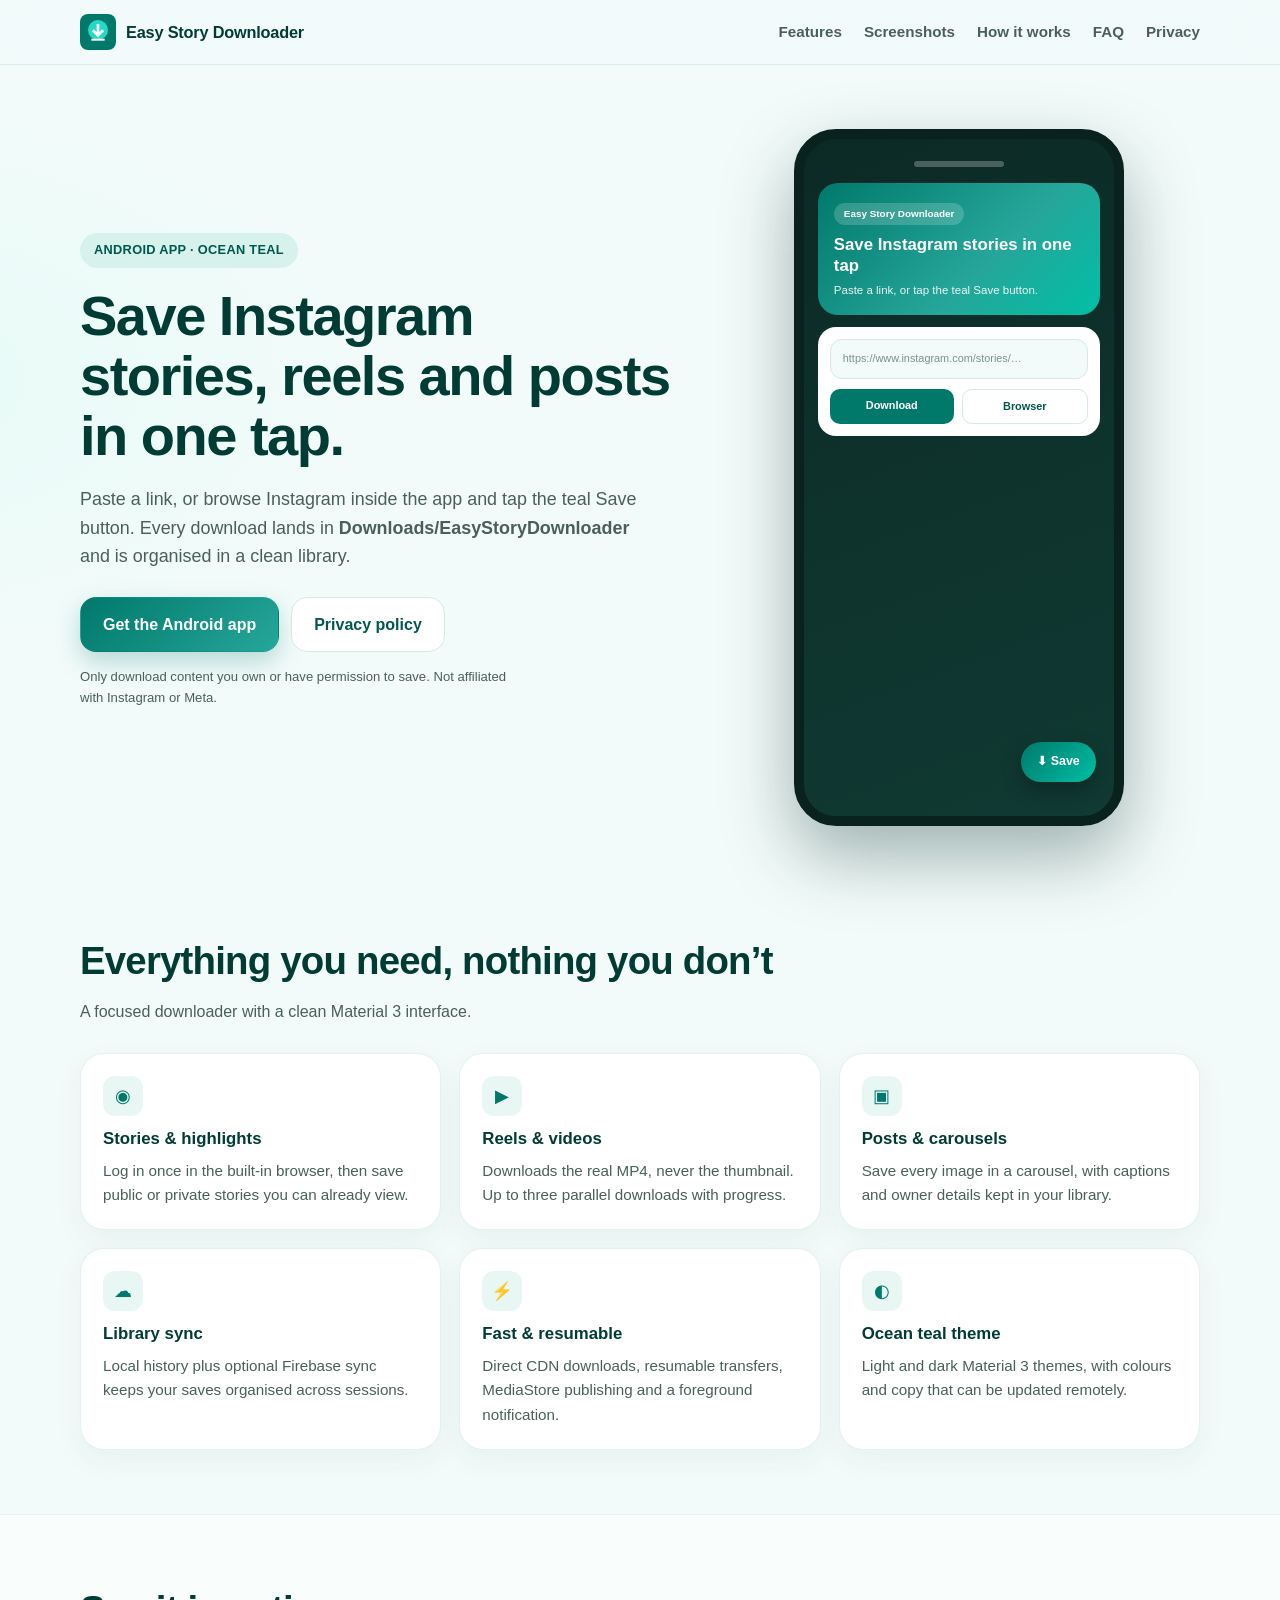
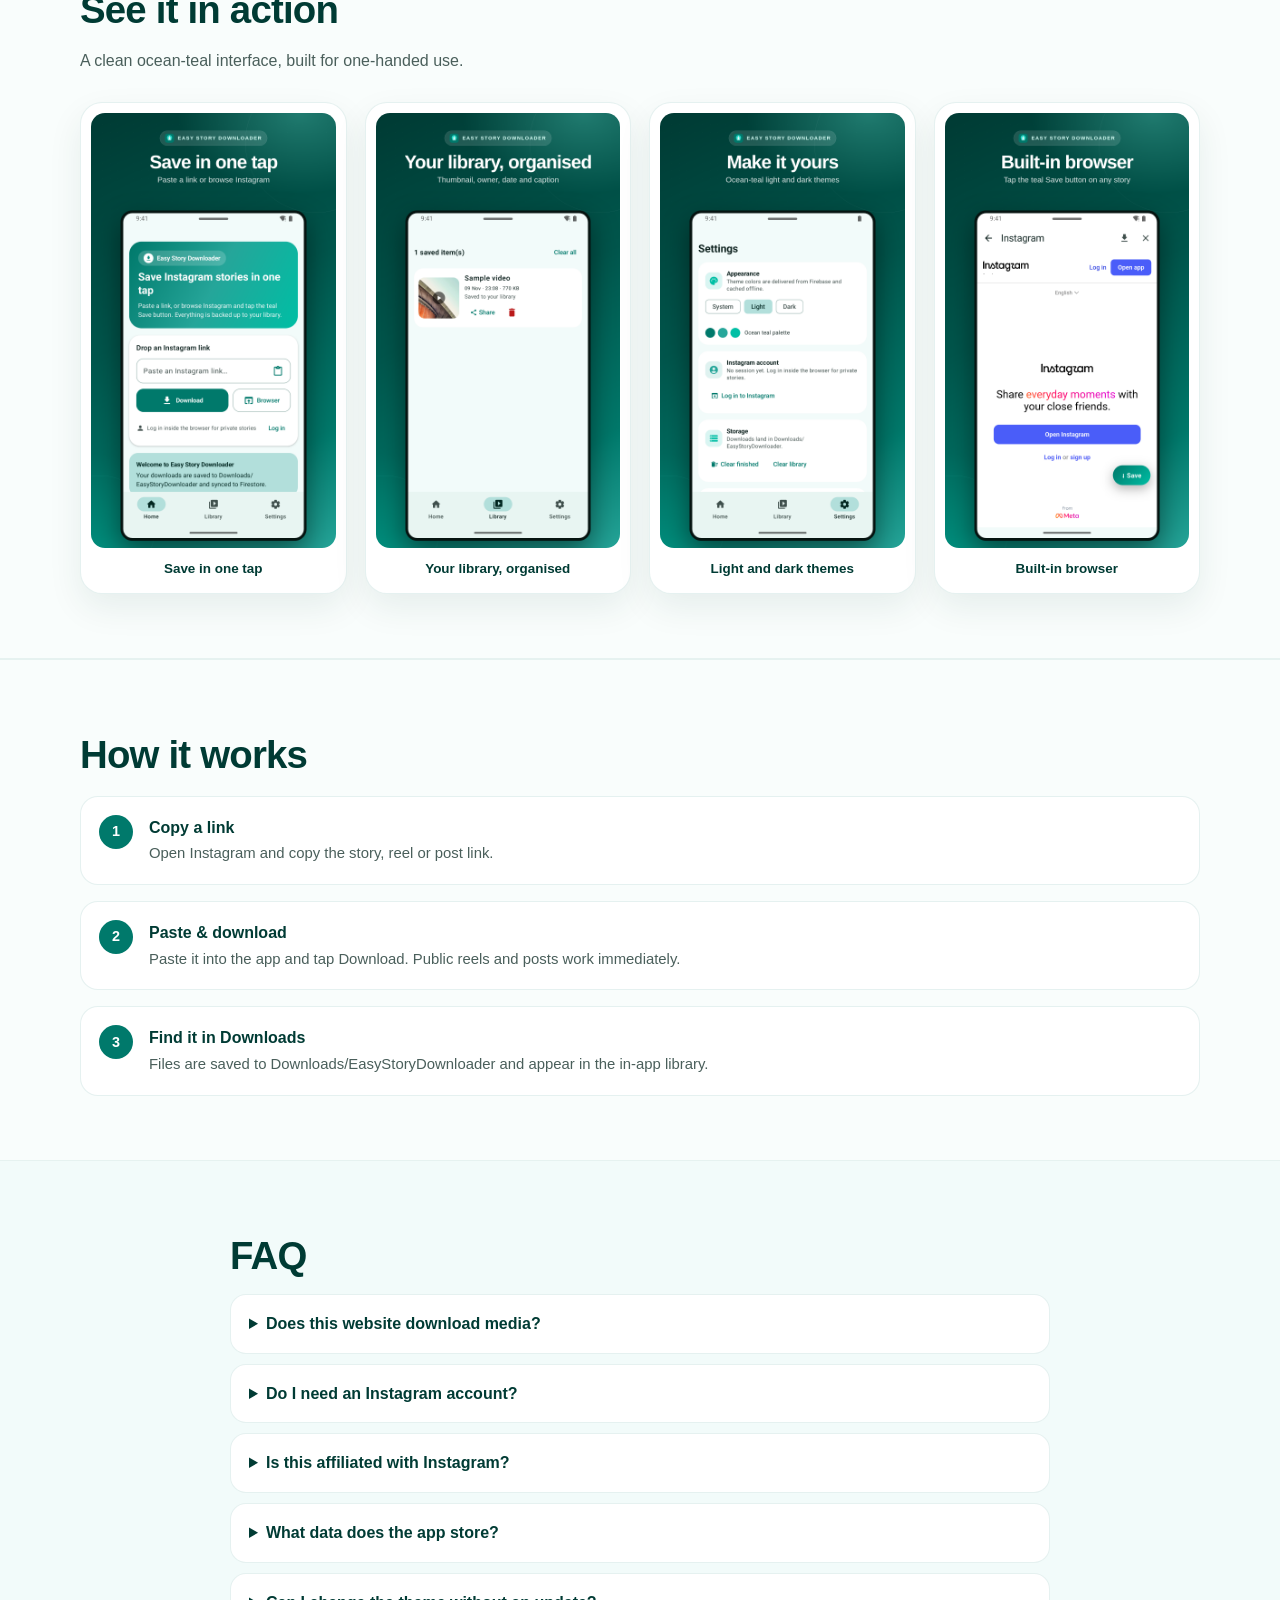
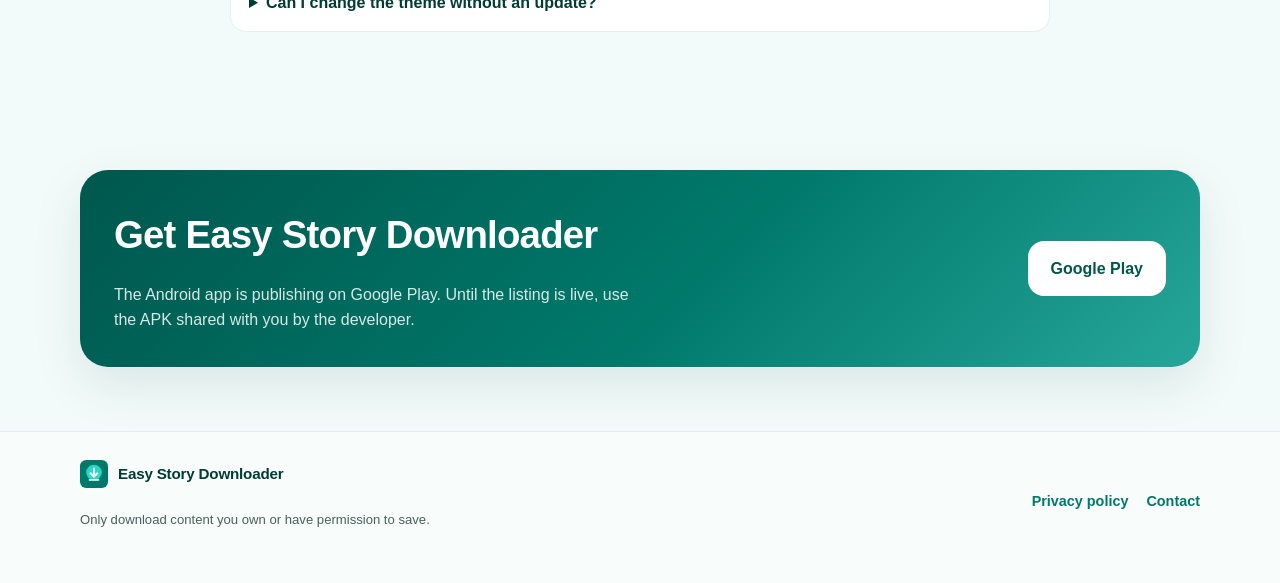
<file: index.html>
<!DOCTYPE html>
<html lang="en">
<head>
<meta charset="utf-8">
<meta name="viewport" content="width=device-width, initial-scale=1">
<title>Easy Story Downloader — Save Instagram stories, reels &amp; posts</title>
<meta name="description" content="Easy Story Downloader is an Android app that saves Instagram stories, reels and posts you have permission to keep. Ocean-teal, fast, and privacy-friendly.">
<meta name="theme-color" content="#00796B">
<link rel="icon" href="assets/icon.svg" type="image/svg+xml">
<link rel="stylesheet" href="styles.css">
<meta property="og:image" content="https://dhruv-mulani.github.io/easy-story-downloader-web/assets/feature.png">
<meta name="twitter:card" content="summary_large_image">
</head>
<body>

<header class="site-header">
  <div class="wrap nav">
    <a class="brand" href="./">
      <img src="assets/icon.svg" alt="" width="36" height="36">
      <span>Easy Story Downloader</span>
    </a>
    <nav class="nav-links" aria-label="Main">
      <a href="#features">Features</a>
      <a href="#screens">Screenshots</a>
      <a href="#how">How it works</a>
      <a href="#faq">FAQ</a>
      <a href="privacy.html">Privacy</a>
    </nav>
  </div>
</header>

<main>
  <section class="hero">
    <div class="wrap hero-grid">
      <div class="hero-copy">
        <span class="pill">Android app · Ocean teal</span>
        <h1>Save Instagram stories, reels and posts in one tap.</h1>
        <p class="lead">
          Paste a link, or browse Instagram inside the app and tap the teal Save button.
          Every download lands in <strong>Downloads/EasyStoryDownloader</strong> and is
          organised in a clean library.
        </p>
        <div class="cta-row">
          <a class="btn btn-primary" href="#download">Get the Android app</a>
          <a class="btn btn-ghost" href="privacy.html">Privacy policy</a>
        </div>
        <p class="fineprint">
          Only download content you own or have permission to save. Not affiliated with Instagram or Meta.
        </p>
      </div>

      <div class="hero-card" aria-hidden="true">
        <div class="phone">
          <div class="phone-top"></div>
          <div class="hero-banner">
            <span class="mini">Easy Story Downloader</span>
            <h3>Save Instagram stories in one tap</h3>
            <p>Paste a link, or tap the teal Save button.</p>
          </div>
          <div class="mock-card">
            <div class="mock-input">https://www.instagram.com/stories/…</div>
            <div class="mock-buttons">
              <span class="mock-primary">Download</span>
              <span class="mock-ghost">Browser</span>
            </div>
          </div>
          <div class="mock-save">⬇ Save</div>
        </div>
      </div>
    </div>
  </section>

  <section id="features" class="section">
    <div class="wrap">
      <h2>Everything you need, nothing you don’t</h2>
      <p class="section-lead">A focused downloader with a clean Material 3 interface.</p>
      <div class="grid">
        <article class="card">
          <div class="icon">◉</div>
          <h3>Stories &amp; highlights</h3>
          <p>Log in once in the built-in browser, then save public or private stories you can already view.</p>
        </article>
        <article class="card">
          <div class="icon">▶</div>
          <h3>Reels &amp; videos</h3>
          <p>Downloads the real MP4, never the thumbnail. Up to three parallel downloads with progress.</p>
        </article>
        <article class="card">
          <div class="icon">▣</div>
          <h3>Posts &amp; carousels</h3>
          <p>Save every image in a carousel, with captions and owner details kept in your library.</p>
        </article>
        <article class="card">
          <div class="icon">☁</div>
          <h3>Library sync</h3>
          <p>Local history plus optional Firebase sync keeps your saves organised across sessions.</p>
        </article>
        <article class="card">
          <div class="icon">⚡</div>
          <h3>Fast &amp; resumable</h3>
          <p>Direct CDN downloads, resumable transfers, MediaStore publishing and a foreground notification.</p>
        </article>
        <article class="card">
          <div class="icon">◐</div>
          <h3>Ocean teal theme</h3>
          <p>Light and dark Material 3 themes, with colours and copy that can be updated remotely.</p>
        </article>
      </div>
    </div>
  </section>

  <section id="screens" class="section alt">
    <div class="wrap">
      <h2>See it in action</h2>
      <p class="section-lead">A clean ocean-teal interface, built for one-handed use.</p>
      <div class="shots">
        <figure>
          <img src="assets/shot-1.png" alt="Easy Story Downloader home screen">
          <figcaption>Save in one tap</figcaption>
        </figure>
        <figure>
          <img src="assets/shot-2.png" alt="Download library screen">
          <figcaption>Your library, organised</figcaption>
        </figure>
        <figure>
          <img src="assets/shot-3.png" alt="Appearance settings screen">
          <figcaption>Light and dark themes</figcaption>
        </figure>
        <figure>
          <img src="assets/shot-4.png" alt="Built-in browser with Save button">
          <figcaption>Built-in browser</figcaption>
        </figure>
      </div>
    </div>
  </section>

  <section id="how" class="section alt">
    <div class="wrap">
      <h2>How it works</h2>
      <div class="steps">
        <div class="step"><span>1</span><div><h3>Copy a link</h3><p>Open Instagram and copy the story, reel or post link.</p></div></div>
        <div class="step"><span>2</span><div><h3>Paste &amp; download</h3><p>Paste it into the app and tap Download. Public reels and posts work immediately.</p></div></div>
        <div class="step"><span>3</span><div><h3>Find it in Downloads</h3><p>Files are saved to Downloads/EasyStoryDownloader and appear in the in-app library.</p></div></div>
      </div>
    </div>
  </section>

  <section id="faq" class="section">
    <div class="wrap narrow">
      <h2>FAQ</h2>
      <details>
        <summary>Does this website download media?</summary>
        <p>No. This site is the app’s home and privacy centre. The downloader runs in the Android app; a web downloader would require a server backend and is not offered here.</p>
      </details>
      <details>
        <summary>Do I need an Instagram account?</summary>
        <p>Public reels and posts can be resolved without logging in. Stories and highlights require an Instagram login because Instagram only serves that media to a logged-in session.</p>
      </details>
      <details>
        <summary>Is this affiliated with Instagram?</summary>
        <p>No. Easy Story Downloader is an independent app and is not affiliated with, endorsed by, or sponsored by Instagram or Meta.</p>
      </details>
      <details>
        <summary>What data does the app store?</summary>
        <p>Session cookies stay on your device. Download metadata can sync to Firebase. Media files are never uploaded. See the <a href="privacy.html">privacy policy</a>.</p>
      </details>
      <details>
        <summary>Can I change the theme without an update?</summary>
        <p>Yes. Colours, copy, announcements, parser order and ads are remote configuration. New features and fixes still require an app update.</p>
      </details>
    </div>
  </section>

  <section id="download" class="section download">
    <div class="wrap download-card">
      <div>
        <h2>Get Easy Story Downloader</h2>
        <p>The Android app is publishing on Google Play. Until the listing is live, use the APK shared with you by the developer.</p>
      </div>
      <a class="btn btn-primary" href="https://play.google.com/store/apps/details?id=com.easystorydownloader.app" rel="noopener">Google Play</a>
    </div>
  </section>
</main>

<footer class="site-footer">
  <div class="wrap footer-grid">
    <div>
      <div class="brand small"><img src="assets/icon.svg" alt="" width="28" height="28"><span>Easy Story Downloader</span></div>
      <p class="fineprint">Only download content you own or have permission to save.</p>
    </div>
    <div class="footer-links">
      <a href="privacy.html">Privacy policy</a>
      <a href="mailto:privacy@easystorydownloader.com">Contact</a>
    </div>
  </div>
</footer>

</body>
</html>
</file>
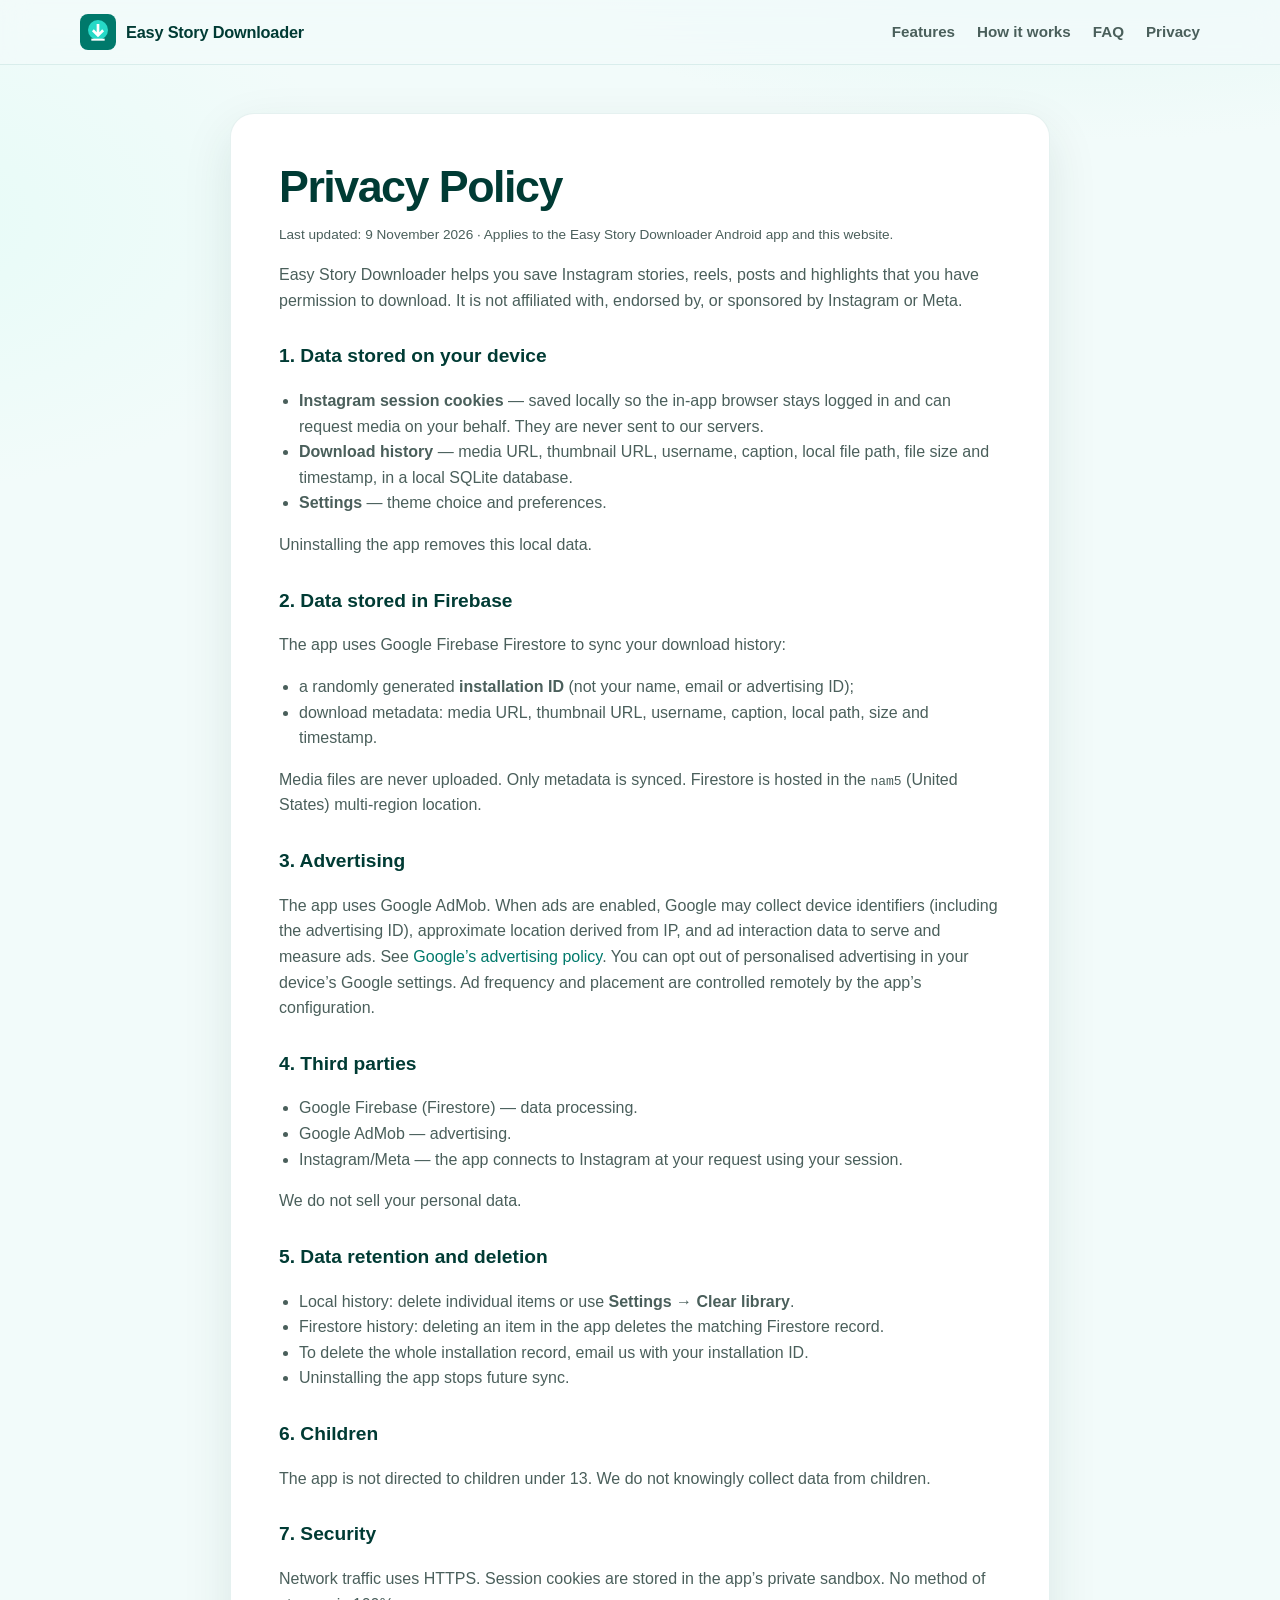
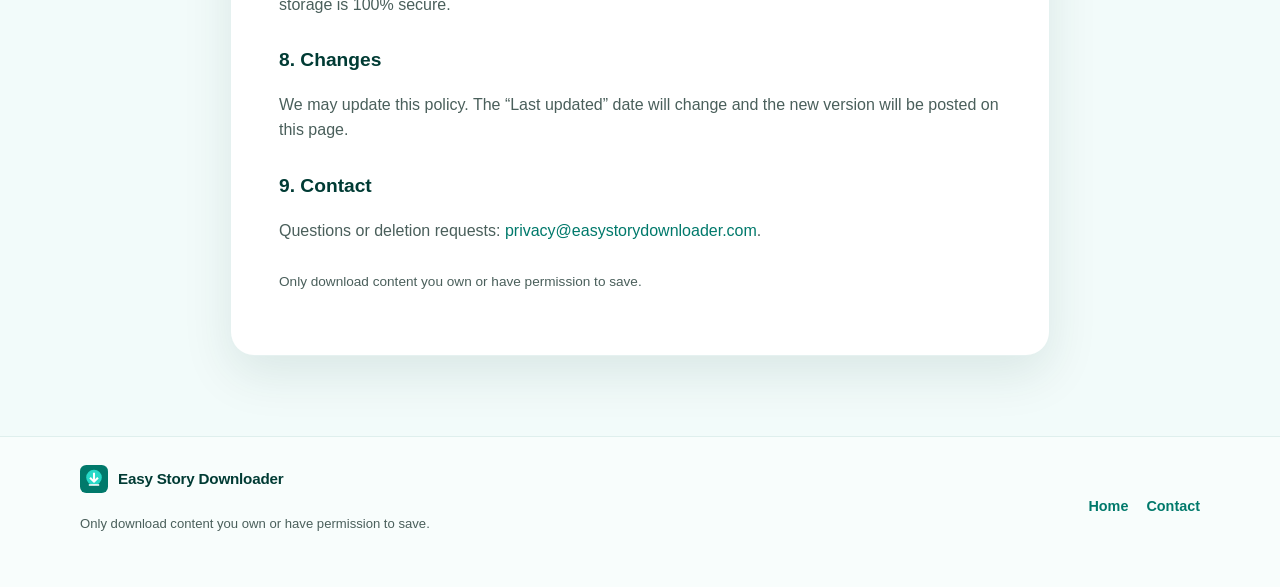
<file: privacy.html>
<!DOCTYPE html>
<html lang="en">
<head>
<meta charset="utf-8">
<meta name="viewport" content="width=device-width, initial-scale=1">
<title>Privacy Policy — Easy Story Downloader</title>
<meta name="description" content="Privacy policy for the Easy Story Downloader Android app.">
<meta name="theme-color" content="#00796B">
<link rel="icon" href="assets/icon.svg" type="image/svg+xml">
<link rel="stylesheet" href="styles.css">
</head>
<body>

<header class="site-header">
  <div class="wrap nav">
    <a class="brand" href="./">
      <img src="assets/icon.svg" alt="" width="36" height="36">
      <span>Easy Story Downloader</span>
    </a>
    <nav class="nav-links" aria-label="Main">
      <a href="index.html#features">Features</a>
      <a href="index.html#how">How it works</a>
      <a href="index.html#faq">FAQ</a>
      <a href="privacy.html">Privacy</a>
    </nav>
  </div>
</header>

<main class="page">
  <h1>Privacy Policy</h1>
  <p class="meta">Last updated: 9 November 2026 · Applies to the Easy Story Downloader Android app and this website.</p>

  <p>
    Easy Story Downloader helps you save Instagram stories, reels, posts and highlights that you
    have permission to download. It is not affiliated with, endorsed by, or sponsored by Instagram
    or Meta.
  </p>

  <h2>1. Data stored on your device</h2>
  <ul>
    <li><strong>Instagram session cookies</strong> — saved locally so the in-app browser stays logged in and can request media on your behalf. They are never sent to our servers.</li>
    <li><strong>Download history</strong> — media URL, thumbnail URL, username, caption, local file path, file size and timestamp, in a local SQLite database.</li>
    <li><strong>Settings</strong> — theme choice and preferences.</li>
  </ul>
  <p>Uninstalling the app removes this local data.</p>

  <h2>2. Data stored in Firebase</h2>
  <p>The app uses Google Firebase Firestore to sync your download history:</p>
  <ul>
    <li>a randomly generated <strong>installation ID</strong> (not your name, email or advertising ID);</li>
    <li>download metadata: media URL, thumbnail URL, username, caption, local path, size and timestamp.</li>
  </ul>
  <p>Media files are never uploaded. Only metadata is synced. Firestore is hosted in the <code>nam5</code> (United States) multi-region location.</p>

  <h2>3. Advertising</h2>
  <p>
    The app uses Google AdMob. When ads are enabled, Google may collect device identifiers
    (including the advertising ID), approximate location derived from IP, and ad interaction data
    to serve and measure ads. See
    <a href="https://policies.google.com/technologies/ads" rel="noopener">Google’s advertising policy</a>.
    You can opt out of personalised advertising in your device’s Google settings.
    Ad frequency and placement are controlled remotely by the app’s configuration.
  </p>

  <h2>4. Third parties</h2>
  <ul>
    <li>Google Firebase (Firestore) — data processing.</li>
    <li>Google AdMob — advertising.</li>
    <li>Instagram/Meta — the app connects to Instagram at your request using your session.</li>
  </ul>
  <p>We do not sell your personal data.</p>

  <h2>5. Data retention and deletion</h2>
  <ul>
    <li>Local history: delete individual items or use <strong>Settings → Clear library</strong>.</li>
    <li>Firestore history: deleting an item in the app deletes the matching Firestore record.</li>
    <li>To delete the whole installation record, email us with your installation ID.</li>
    <li>Uninstalling the app stops future sync.</li>
  </ul>

  <h2>6. Children</h2>
  <p>The app is not directed to children under 13. We do not knowingly collect data from children.</p>

  <h2>7. Security</h2>
  <p>Network traffic uses HTTPS. Session cookies are stored in the app’s private sandbox. No method of storage is 100% secure.</p>

  <h2>8. Changes</h2>
  <p>We may update this policy. The “Last updated” date will change and the new version will be posted on this page.</p>

  <h2>9. Contact</h2>
  <p>Questions or deletion requests: <a href="mailto:privacy@easystorydownloader.com">privacy@easystorydownloader.com</a>.</p>

  <p class="meta" style="margin-top:28px">
    Only download content you own or have permission to save.
  </p>
</main>

<footer class="site-footer">
  <div class="wrap footer-grid">
    <div>
      <div class="brand small"><img src="assets/icon.svg" alt="" width="28" height="28"><span>Easy Story Downloader</span></div>
      <p class="fineprint">Only download content you own or have permission to save.</p>
    </div>
    <div class="footer-links">
      <a href="index.html">Home</a>
      <a href="mailto:privacy@easystorydownloader.com">Contact</a>
    </div>
  </div>
</footer>

</body>
</html>
</file>
<file: styles.css>
:root {
  --teal-900: #003b34;
  --teal-800: #00574d;
  --teal-700: #00796b;
  --teal-500: #26a69a;
  --teal-300: #5ee0ce;
  --mint: #e8f7f4;
  --bg: #f2fbfa;
  --surface: #ffffff;
  --text: #0b1f1c;
  --muted: #4a5f5b;
  --line: #d6e9e5;
  --shadow: 0 18px 50px rgba(0, 60, 52, .10);
  --radius: 24px;
}

* { box-sizing: border-box; }

html { scroll-behavior: smooth; }

body {
  margin: 0;
  font-family: -apple-system, BlinkMacSystemFont, "Segoe UI", Roboto, Helvetica, Arial, sans-serif;
  color: var(--text);
  background:
    radial-gradient(1200px 600px at 85% -10%, #d9f5ef 0%, transparent 60%),
    radial-gradient(900px 500px at -10% 10%, #e6fbf7 0%, transparent 55%),
    var(--bg);
  line-height: 1.6;
  -webkit-font-smoothing: antialiased;
}

img { max-width: 100%; display: block; }

a { color: var(--teal-700); text-decoration: none; }
a:hover { text-decoration: underline; }

.wrap {
  width: min(1120px, calc(100% - 40px));
  margin-inline: auto;
}

/* Header */
.site-header {
  position: sticky;
  top: 0;
  z-index: 20;
  background: rgba(242, 251, 250, .82);
  backdrop-filter: blur(14px);
  border-bottom: 1px solid rgba(0, 121, 107, .10);
}

.nav {
  display: flex;
  align-items: center;
  justify-content: space-between;
  gap: 20px;
  padding: 14px 0;
}

.brand {
  display: inline-flex;
  align-items: center;
  gap: 10px;
  color: var(--teal-900);
  font-weight: 800;
  letter-spacing: -.2px;
  text-decoration: none;
}

.brand span { font-size: 1.02rem; }
.brand.small span { font-size: .95rem; }

.nav-links {
  display: flex;
  align-items: center;
  gap: 22px;
  font-size: .95rem;
  font-weight: 600;
}

.nav-links a { color: var(--muted); }
.nav-links a:hover { color: var(--teal-700); text-decoration: none; }

/* Hero */
.hero { padding: 64px 0 40px; }

.hero-grid {
  display: grid;
  grid-template-columns: 1.1fr .9fr;
  gap: 48px;
  align-items: center;
}

.pill {
  display: inline-block;
  padding: 7px 14px;
  border-radius: 999px;
  background: #d7f2ec;
  color: var(--teal-800);
  font-size: .8rem;
  font-weight: 700;
  letter-spacing: .3px;
  text-transform: uppercase;
}

h1 {
  font-size: clamp(2.2rem, 5vw, 3.5rem);
  line-height: 1.08;
  letter-spacing: -1.5px;
  margin: 18px 0 14px;
  color: var(--teal-900);
}

.lead {
  font-size: 1.12rem;
  color: var(--muted);
  max-width: 56ch;
}

.cta-row {
  display: flex;
  flex-wrap: wrap;
  gap: 12px;
  margin: 26px 0 14px;
}

.btn {
  display: inline-flex;
  align-items: center;
  justify-content: center;
  padding: 14px 22px;
  border-radius: 16px;
  font-weight: 700;
  font-size: 1rem;
  border: 1.5px solid transparent;
  transition: transform .15s ease, box-shadow .15s ease, background .15s ease;
}

.btn:hover { text-decoration: none; transform: translateY(-1px); }

.btn-primary {
  background: linear-gradient(135deg, var(--teal-700), var(--teal-500));
  color: #fff;
  box-shadow: 0 10px 24px rgba(0, 121, 107, .25);
}

.btn-ghost {
  background: #fff;
  color: var(--teal-800);
  border-color: var(--line);
}

.fineprint {
  font-size: .82rem;
  color: var(--muted);
  max-width: 60ch;
}

/* Phone mock */
.hero-card { display: flex; justify-content: center; }

.phone {
  width: min(330px, 100%);
  aspect-ratio: 9 / 19;
  background: linear-gradient(160deg, #0c2a25, #103a33);
  border-radius: 42px;
  border: 10px solid #0a221e;
  box-shadow: 0 30px 70px rgba(0, 40, 34, .35);
  padding: 18px 14px;
  position: relative;
  overflow: hidden;
}

.phone-top {
  width: 90px;
  height: 6px;
  background: rgba(255, 255, 255, .25);
  border-radius: 999px;
  margin: 4px auto 16px;
}

.hero-banner {
  background: linear-gradient(135deg, #00796b, #26a69a 60%, #00bfa5);
  border-radius: 20px;
  padding: 16px;
  color: #fff;
}

.hero-banner .mini {
  display: inline-block;
  background: rgba(255, 255, 255, .18);
  border-radius: 999px;
  padding: 3px 10px;
  font-size: .62rem;
  font-weight: 700;
}

.hero-banner h3 {
  margin: 10px 0 4px;
  font-size: 1.05rem;
  line-height: 1.25;
}

.hero-banner p {
  margin: 0;
  font-size: .72rem;
  opacity: .9;
}

.mock-card {
  background: #fff;
  border-radius: 18px;
  margin-top: 12px;
  padding: 12px;
}

.mock-input {
  background: #f2fbfa;
  border: 1px solid var(--line);
  color: #7b918c;
  border-radius: 12px;
  padding: 10px 12px;
  font-size: .68rem;
  white-space: nowrap;
  overflow: hidden;
  text-overflow: ellipsis;
}

.mock-buttons {
  display: flex;
  gap: 8px;
  margin-top: 10px;
}

.mock-primary,
.mock-ghost {
  flex: 1;
  text-align: center;
  border-radius: 10px;
  padding: 8px;
  font-size: .68rem;
  font-weight: 700;
}

.mock-primary { background: var(--teal-700); color: #fff; }
.mock-ghost { border: 1px solid var(--line); color: var(--teal-800); }

.mock-save {
  position: absolute;
  right: 18px;
  bottom: 34px;
  background: linear-gradient(135deg, #00796b, #00bfa5);
  color: #fff;
  border-radius: 999px;
  padding: 10px 16px;
  font-size: .78rem;
  font-weight: 700;
  box-shadow: 0 8px 20px rgba(0, 0, 0, .3);
}

/* Sections */
.section { padding: 64px 0; }
.section.alt { background: rgba(255, 255, 255, .55); border-block: 1px solid rgba(0, 121, 107, .08); }
.section h2 { font-size: clamp(1.7rem, 3.2vw, 2.4rem); letter-spacing: -.8px; color: var(--teal-900); margin: 0 0 8px; }
.section-lead { color: var(--muted); margin: 0 0 28px; }
.narrow { max-width: 820px; }

.grid {
  display: grid;
  grid-template-columns: repeat(3, 1fr);
  gap: 18px;
}

.card {
  background: var(--surface);
  border: 1px solid rgba(0, 121, 107, .10);
  border-radius: var(--radius);
  padding: 22px;
  box-shadow: 0 10px 30px rgba(0, 60, 52, .05);
}

.card h3 { margin: 10px 0 6px; font-size: 1.05rem; color: var(--teal-900); }
.card p { margin: 0; color: var(--muted); font-size: .95rem; }

.icon {
  width: 40px;
  height: 40px;
  border-radius: 12px;
  display: grid;
  place-items: center;
  background: var(--mint);
  color: var(--teal-700);
  font-size: 1.1rem;
}

/* Screenshots */
.shots {
  display: grid;
  grid-template-columns: repeat(4, 1fr);
  gap: 18px;
}

.shots figure {
  margin: 0;
  background: var(--surface);
  border: 1px solid rgba(0, 121, 107, .10);
  border-radius: 22px;
  padding: 10px;
  box-shadow: 0 14px 34px rgba(0, 60, 52, .08);
}

.shots img {
  width: 100%;
  border-radius: 14px;
  display: block;
}

.shots figcaption {
  font-size: .84rem;
  font-weight: 700;
  color: var(--teal-900);
  text-align: center;
  padding: 10px 4px 4px;
}

/* Steps */
.steps { display: grid; gap: 16px; margin-top: 10px; }

.step {
  display: flex;
  gap: 16px;
  align-items: flex-start;
  background: var(--surface);
  border: 1px solid rgba(0, 121, 107, .10);
  border-radius: 18px;
  padding: 18px;
}

.step > span {
  flex: 0 0 34px;
  width: 34px;
  height: 34px;
  border-radius: 50%;
  background: var(--teal-700);
  color: #fff;
  display: grid;
  place-items: center;
  font-weight: 800;
  font-size: .9rem;
}

.step h3 { margin: 0 0 2px; font-size: 1rem; color: var(--teal-900); }
.step p { margin: 0; color: var(--muted); font-size: .93rem; }

/* FAQ */
details {
  background: var(--surface);
  border: 1px solid rgba(0, 121, 107, .10);
  border-radius: 16px;
  padding: 16px 18px;
  margin-bottom: 10px;
}

summary {
  cursor: pointer;
  font-weight: 700;
  color: var(--teal-900);
}

details p { margin: 10px 0 0; color: var(--muted); }

/* Download */
.download-card {
  display: flex;
  align-items: center;
  justify-content: space-between;
  gap: 28px;
  background: linear-gradient(135deg, #00574d, #00796b 55%, #26a69a);
  color: #fff;
  border-radius: 28px;
  padding: 34px;
  box-shadow: var(--shadow);
}

.download-card h2 { color: #fff; margin-top: 0; }
.download-card p { color: rgba(255, 255, 255, .85); margin-bottom: 0; max-width: 58ch; }
.download-card .btn-primary { background: #fff; color: var(--teal-800); box-shadow: none; white-space: nowrap; }

/* Footer */
.site-footer {
  border-top: 1px solid rgba(0, 121, 107, .10);
  padding: 28px 0 40px;
  background: rgba(255, 255, 255, .5);
}

.footer-grid {
  display: flex;
  align-items: center;
  justify-content: space-between;
  gap: 20px;
  flex-wrap: wrap;
}

.footer-links { display: flex; gap: 18px; font-weight: 600; font-size: .9rem; }

/* Privacy page */
.page {
  max-width: 820px;
  margin: 48px auto 80px;
  background: var(--surface);
  border: 1px solid rgba(0, 121, 107, .10);
  border-radius: var(--radius);
  padding: clamp(24px, 5vw, 48px);
  box-shadow: var(--shadow);
}

.page h1 { font-size: clamp(1.9rem, 4vw, 2.8rem); margin-top: 0; }
.page h2 { font-size: 1.2rem; margin: 28px 0 8px; color: var(--teal-900); }
.page p, .page li { color: var(--muted); }
.page ul { padding-left: 20px; }
.page .meta { font-size: .85rem; color: var(--muted); }

@media (max-width: 900px) {
  .hero-grid { grid-template-columns: 1fr; gap: 34px; }
  .hero-card { order: -1; }
  .phone { width: min(300px, 86vw); }
  .grid { grid-template-columns: repeat(2, 1fr); }
  .shots { grid-template-columns: repeat(2, 1fr); }
  .download-card { flex-direction: column; align-items: flex-start; }
}

@media (max-width: 620px) {
  .nav-links { display: none; }
  .grid { grid-template-columns: 1fr; }
  .shots { grid-template-columns: 1fr; }
  .hero { padding-top: 40px; }
  .section { padding: 48px 0; }
  .wrap { width: calc(100% - 28px); }
}
</file>
